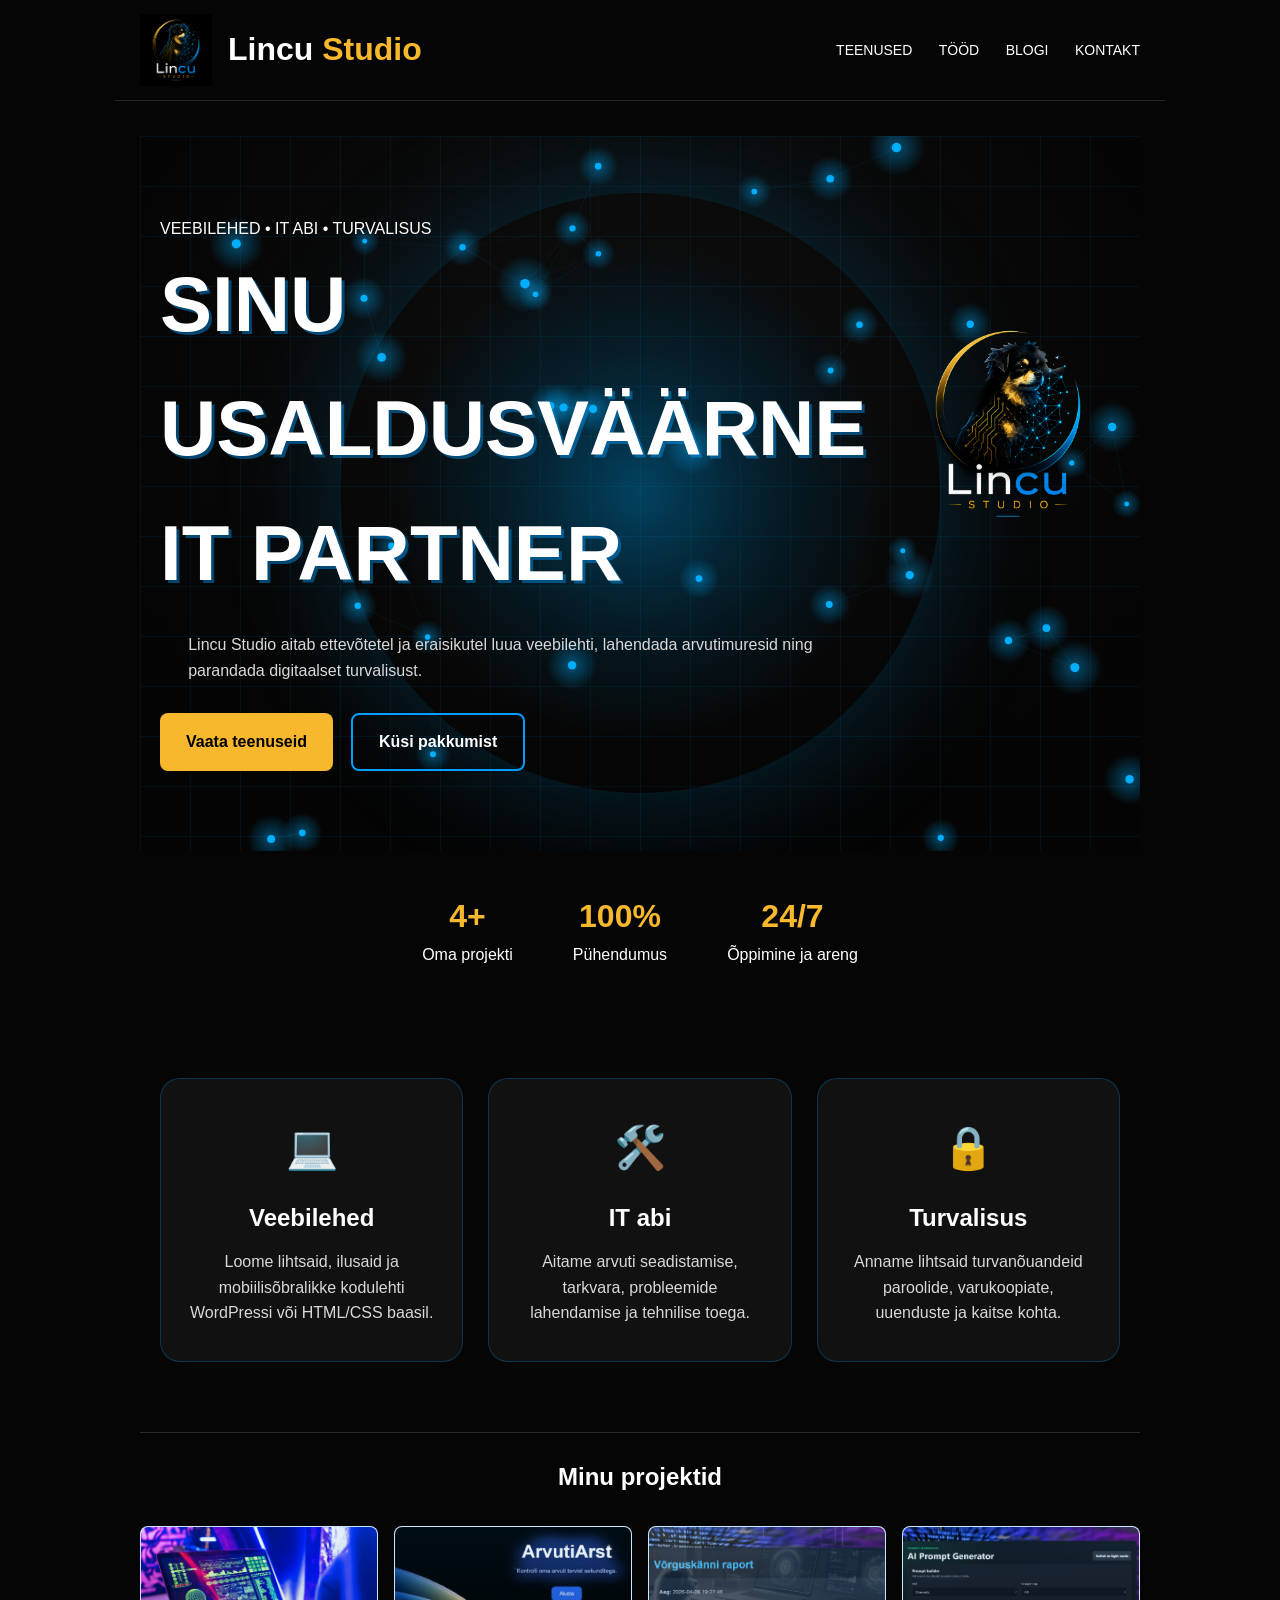
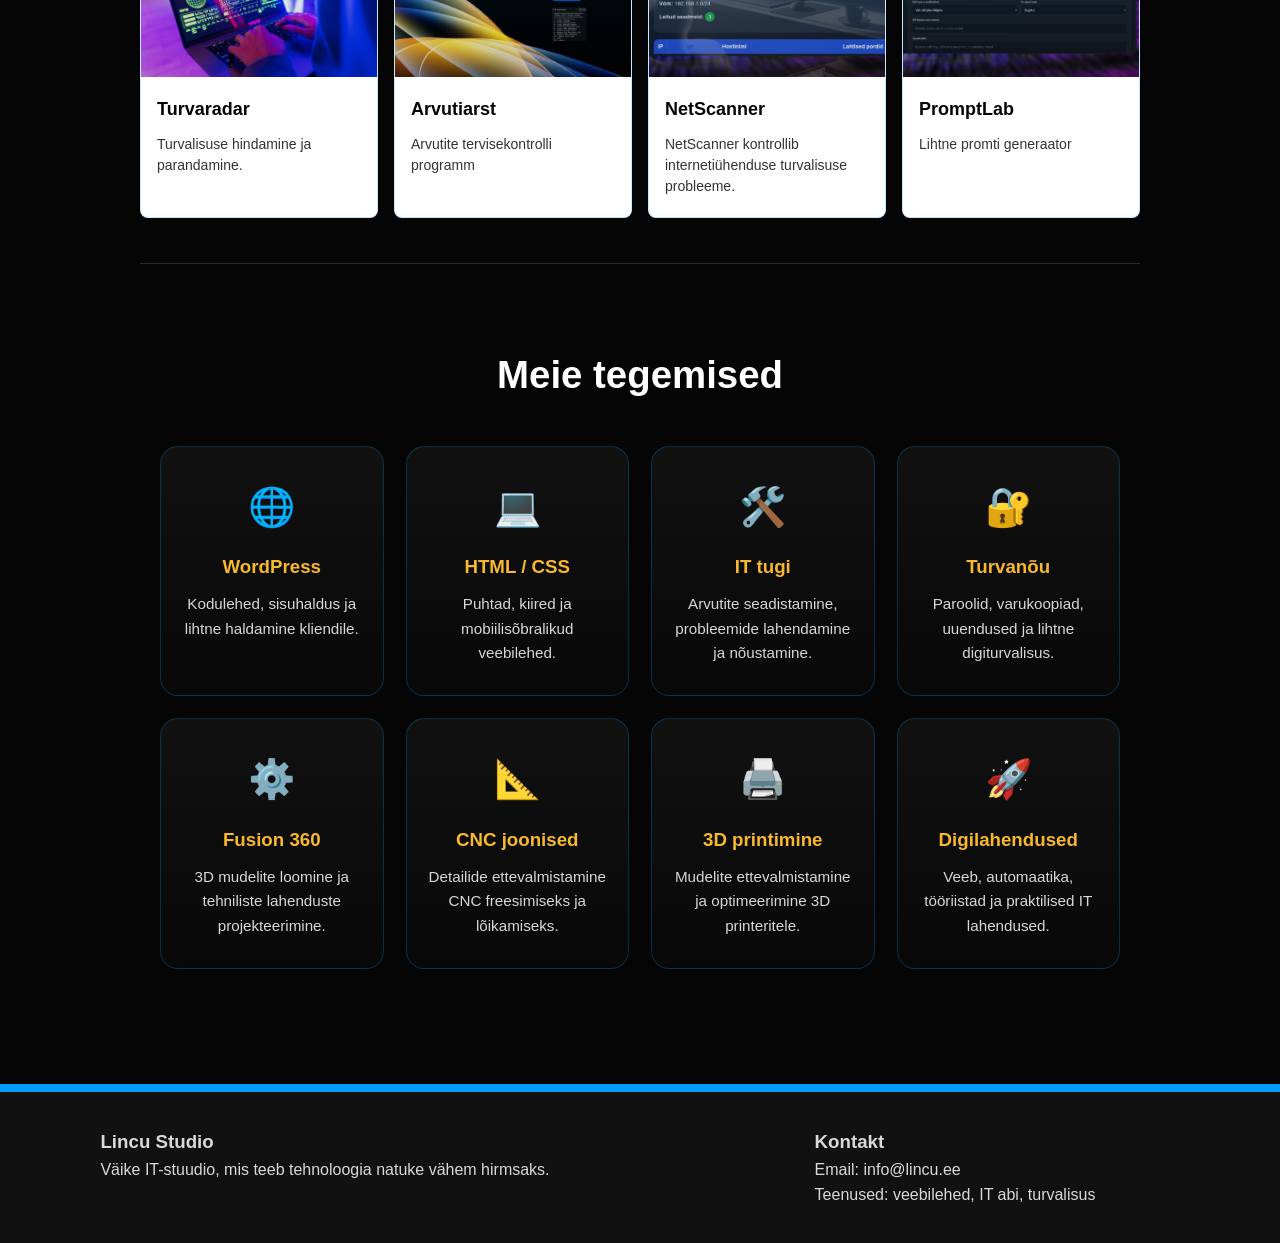
<file: lincu_site/index.html>
<!DOCTYPE html>
<html lang="et">
<head>
  <meta charset="UTF-8" />
  <meta name="viewport" content="width=device-width, initial-scale=1.0" />
  <title>Lincu Studio | IT lahendused</title>
  <link rel="stylesheet" href="style.css" />
</head>
<body>
  <header class="topbar">
    <a class="logo" href="#" aria-label="Lincu Studio avaleht">
      <img src="images/logo.png" alt="Lincu Studio logo" />
      <span>Lincu <strong>Studio</strong></span>
    </a>
    <nav>
      <a href="#teenused">TEENUSED</a>
      <a href="#tood">TÖÖD</a>
      <a href="blog.html">BLOGI</a>
      <a href="#kontakt">KONTAKT</a>
    </nav>
  </header>

  <main>
    <section class="hero">
      <div class="grid-bg"></div>
      <canvas id="network-canvas" aria-hidden="true"></canvas>

      <div class="hero-content">
        <div class="hero-text">
          <span class="badge">VEEBILEHED • IT ABI • TURVALISUS</span>
          <h1>Sinu usaldusväärne IT partner</h1>
          <p>
            Lincu Studio aitab ettevõtetel ja eraisikutel luua veebilehti,
            lahendada arvutimuresid ning parandada digitaalset turvalisust.
          </p>
          <div class="hero-buttons">
            <a href="#teenused" class="btn-primary">Vaata teenuseid</a>
            <a href="#kontakt" class="btn-outline">Küsi pakkumist</a>
          </div>
        </div>

        <div class="hero-image">
          <img src="images/logo1.png" alt="Lincu Studio" />
        </div>
      </div>
    </section>

    <section class="stats">
      <div class="stat">
        <h3>4+</h3>
        <p>Oma projekti</p>
      </div>
      <div class="stat">
        <h3>100%</h3>
        <p>Pühendumus</p>
      </div>
      <div class="stat">
        <h3>24/7</h3>
        <p>Õppimine ja areng</p>
      </div>
    </section>

    <section id="teenused" class="services">
      <article class="service-card">
        <div class="icon">💻</div>
        <h2>Veebilehed</h2>
        <p>Loome lihtsaid, ilusaid ja mobiilisõbralikke kodulehti WordPressi või HTML/CSS baasil.</p>
      </article>
      <article class="service-card">
        <div class="icon">🛠️</div>
        <h2>IT abi</h2>
        <p>Aitame arvuti seadistamise, tarkvara, probleemide lahendamise ja tehnilise toega.</p>
      </article>
      <article class="service-card">
        <div class="icon">🔒</div>
        <h2>Turvalisus</h2>
        <p>Anname lihtsaid turvanõuandeid paroolide, varukoopiate, uuenduste ja kaitse kohta.</p>
      </article>
    </section>

    <section id="tood" class="work">
      <h2>Minu projektid</h2>
      <div class="cards">
        <a class="card" href="#" aria-label="Turvaradar">
          <div class="card-image">
            <img src="images/turva.png" alt="Turvaradar placeholder image" />
          </div>
          <div class="card-copy">
            <h3>Turvaradar</h3>
            <p>Turvalisuse hindamine ja parandamine.</p>
          </div>
        </a>
        <a class="card" href="#" aria-label="Arvutiarst">
          <div class="card-image">
            <img src="images/arst.png" alt="Arvutiarst placeholder image" />
          </div>
          <div class="card-copy">
            <h3>Arvutiarst</h3>
            <p>Arvutite tervisekontrolli programm</p>
          </div>
        </a>
        <a class="card" href="#" aria-label="NetScanner">
          <div class="card-image">
            <img src="images/scanner.png" alt="NetScanner placeholder image" />
          </div>
          <div class="card-copy">
            <h3>NetScanner</h3>
            <p>NetScanner kontrollib internetiühenduse turvalisuse probleeme.</p>
          </div>
        </a>
        <a class="card" href="https://smartpromptlab.netlify.app/" aria-label="PromptLab">
          <div class="card-image">
            <img src="images/promt.png" alt="PromptLab placeholder image" />
          </div>
          <div class="card-copy">
            <h3>PromptLab</h3>
            <p>Lihtne promti generaator</p>
          </div>
        </a>
      </div>
    </section>

    <section class="tools">
      <h2>Meie tegemised</h2>
      <div class="tool-grid">
        <article class="tool-card">
          <span>🌐</span>
          <h3>WordPress</h3>
          <p>Kodulehed, sisuhaldus ja lihtne haldamine kliendile.</p>
        </article>
        <article class="tool-card">
          <span>💻</span>
          <h3>HTML / CSS</h3>
          <p>Puhtad, kiired ja mobiilisõbralikud veebilehed.</p>
        </article>
        <article class="tool-card">
          <span>🛠️</span>
          <h3>IT tugi</h3>
          <p>Arvutite seadistamine, probleemide lahendamine ja nõustamine.</p>
        </article>
        <article class="tool-card">
          <span>🔐</span>
          <h3>Turvanõu</h3>
          <p>Paroolid, varukoopiad, uuendused ja lihtne digiturvalisus.</p>
        </article>
        <article class="tool-card">
          <span>⚙️</span>
          <h3>Fusion 360</h3>
          <p>3D mudelite loomine ja tehniliste lahenduste projekteerimine.</p>
        </article>
        <article class="tool-card">
          <span>📐</span>
          <h3>CNC joonised</h3>
          <p>Detailide ettevalmistamine CNC freesimiseks ja lõikamiseks.</p>
        </article>
        <article class="tool-card">
          <span>🖨️</span>
          <h3>3D printimine</h3>
          <p>Mudelite ettevalmistamine ja optimeerimine 3D printeritele.</p>
        </article>
        <article class="tool-card">
          <span>🚀</span>
          <h3>Digilahendused</h3>
          <p>Veeb, automaatika, tööriistad ja praktilised IT lahendused.</p>
        </article>
      </div>
    </section>
  </main>

  <footer id="kontakt">
    <div>
      <h3>Lincu Studio</h3>
      <p>Väike IT-stuudio, mis teeb tehnoloogia natuke vähem hirmsaks.</p>
    </div>
    <div>
      <h3>Kontakt</h3>
      <p>Email: info@lincu.ee</p>
      <p>Teenused: veebilehed, IT abi, turvalisus</p>
    </div>
  </footer>
  <script src="network.js" defer></script>
</body>
</html>
</file>
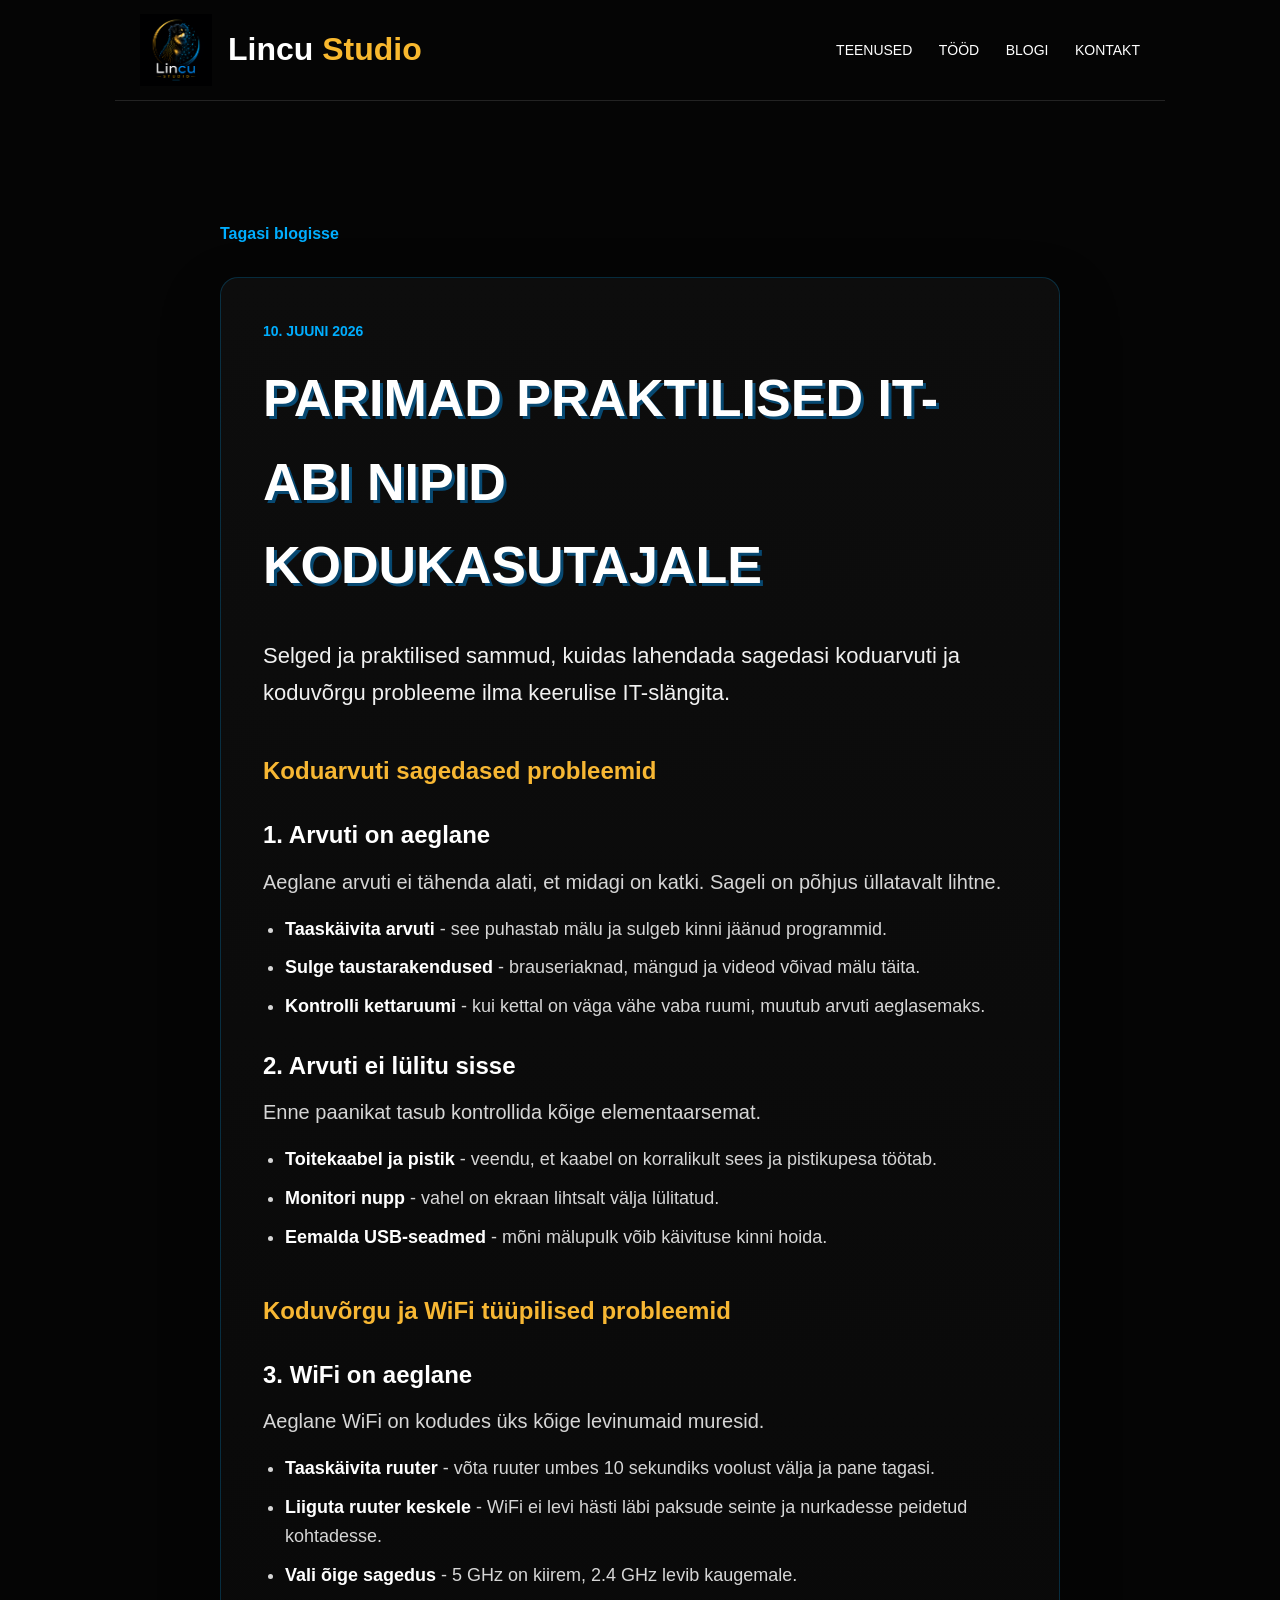
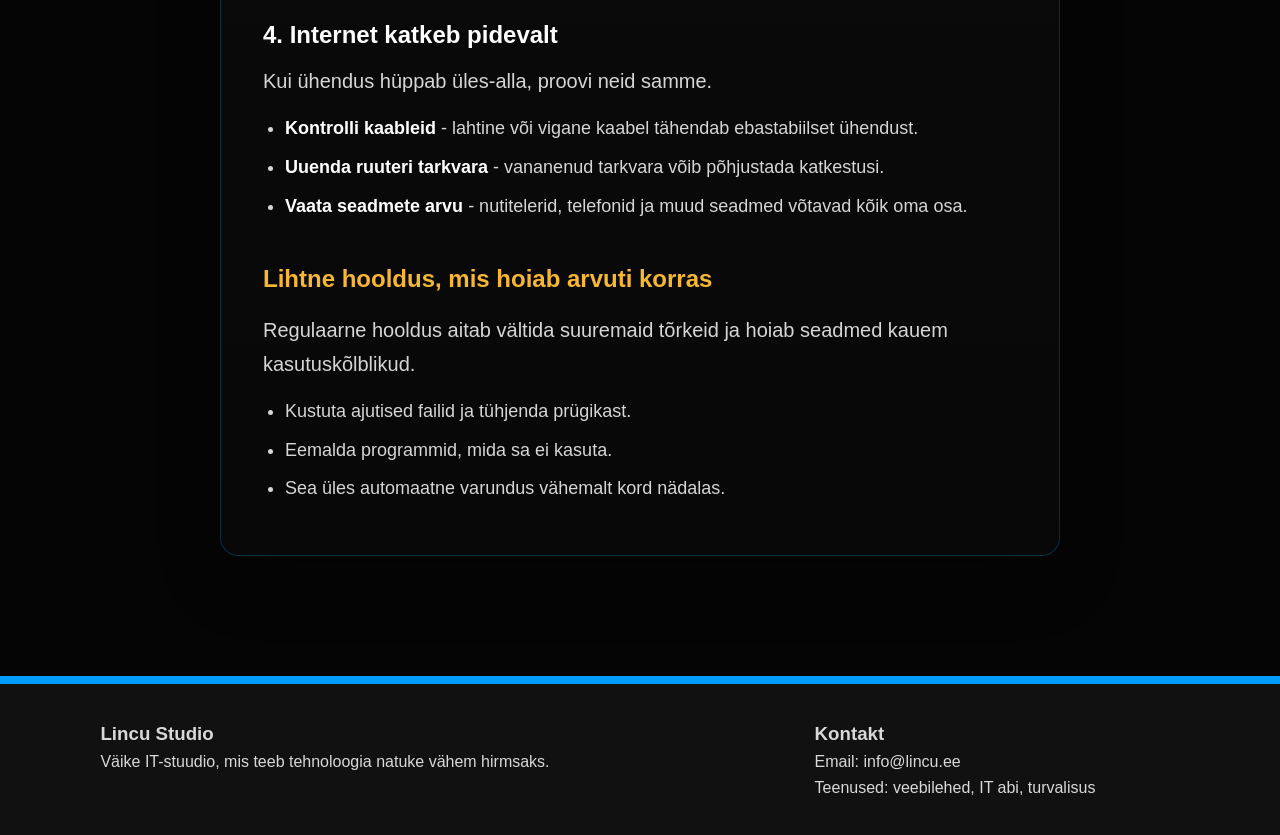
<file: lincu_site/blog-itabi.html>
<!DOCTYPE html>
<html lang="et">
<head>
  <meta charset="UTF-8" />
  <meta name="viewport" content="width=device-width, initial-scale=1.0" />
  <title>Parimad praktilised IT-abi nipid kodukasutajale | Lincu Studio</title>
  <link rel="stylesheet" href="style.css" />
</head>
<body>
  <header class="topbar">
    <a class="logo" href="index.html" aria-label="Lincu Studio avaleht">
      <img src="images/logo.png" alt="Lincu Studio logo" />
      <span>Lincu <strong>Studio</strong></span>
    </a>
    <nav>
      <a href="index.html#teenused">TEENUSED</a>
      <a href="index.html#tood">TÖÖD</a>
      <a href="blog.html">BLOGI</a>
      <a href="index.html#kontakt">KONTAKT</a>
    </nav>
  </header>

  <main class="post-page">
    <a href="blog.html" class="back-link">Tagasi blogisse</a>

    <article class="post-article">
      <p class="date">10. juuni 2026</p>
      <h1>Parimad praktilised IT-abi nipid kodukasutajale</h1>

      <p class="lead">
        Selged ja praktilised sammud, kuidas lahendada sagedasi koduarvuti ja koduvõrgu probleeme
        ilma keerulise IT-slängita.
      </p>

      <h2>Koduarvuti sagedased probleemid</h2>
      <h3>1. Arvuti on aeglane</h3>
      <p>Aeglane arvuti ei tähenda alati, et midagi on katki. Sageli on põhjus üllatavalt lihtne.</p>
      <ul>
        <li><strong>Taaskäivita arvuti</strong> - see puhastab mälu ja sulgeb kinni jäänud programmid.</li>
        <li><strong>Sulge taustarakendused</strong> - brauseriaknad, mängud ja videod võivad mälu täita.</li>
        <li><strong>Kontrolli kettaruumi</strong> - kui kettal on väga vähe vaba ruumi, muutub arvuti aeglasemaks.</li>
      </ul>

      <h3>2. Arvuti ei lülitu sisse</h3>
      <p>Enne paanikat tasub kontrollida kõige elementaarsemat.</p>
      <ul>
        <li><strong>Toitekaabel ja pistik</strong> - veendu, et kaabel on korralikult sees ja pistikupesa töötab.</li>
        <li><strong>Monitori nupp</strong> - vahel on ekraan lihtsalt välja lülitatud.</li>
        <li><strong>Eemalda USB-seadmed</strong> - mõni mälupulk võib käivituse kinni hoida.</li>
      </ul>

      <h2>Koduvõrgu ja WiFi tüüpilised probleemid</h2>
      <h3>3. WiFi on aeglane</h3>
      <p>Aeglane WiFi on kodudes üks kõige levinumaid muresid.</p>
      <ul>
        <li><strong>Taaskäivita ruuter</strong> - võta ruuter umbes 10 sekundiks voolust välja ja pane tagasi.</li>
        <li><strong>Liiguta ruuter keskele</strong> - WiFi ei levi hästi läbi paksude seinte ja nurkadesse peidetud kohtadesse.</li>
        <li><strong>Vali õige sagedus</strong> - 5 GHz on kiirem, 2.4 GHz levib kaugemale.</li>
      </ul>

      <h3>4. Internet katkeb pidevalt</h3>
      <p>Kui ühendus hüppab üles-alla, proovi neid samme.</p>
      <ul>
        <li><strong>Kontrolli kaableid</strong> - lahtine või vigane kaabel tähendab ebastabiilset ühendust.</li>
        <li><strong>Uuenda ruuteri tarkvara</strong> - vananenud tarkvara võib põhjustada katkestusi.</li>
        <li><strong>Vaata seadmete arvu</strong> - nutitelerid, telefonid ja muud seadmed võtavad kõik oma osa.</li>
      </ul>

      <h2>Lihtne hooldus, mis hoiab arvuti korras</h2>
      <p>Regulaarne hooldus aitab vältida suuremaid tõrkeid ja hoiab seadmed kauem kasutuskõlblikud.</p>
      <ul>
        <li>Kustuta ajutised failid ja tühjenda prügikast.</li>
        <li>Eemalda programmid, mida sa ei kasuta.</li>
        <li>Sea üles automaatne varundus vähemalt kord nädalas.</li>
      </ul>
    </article>
  </main>

  <footer id="kontakt">
    <div>
      <h3>Lincu Studio</h3>
      <p>Väike IT-stuudio, mis teeb tehnoloogia natuke vähem hirmsaks.</p>
    </div>
    <div>
      <h3>Kontakt</h3>
      <p>Email: info@lincu.ee</p>
      <p>Teenused: veebilehed, IT abi, turvalisus</p>
    </div>
  </footer>
</body>
</html>
</file>
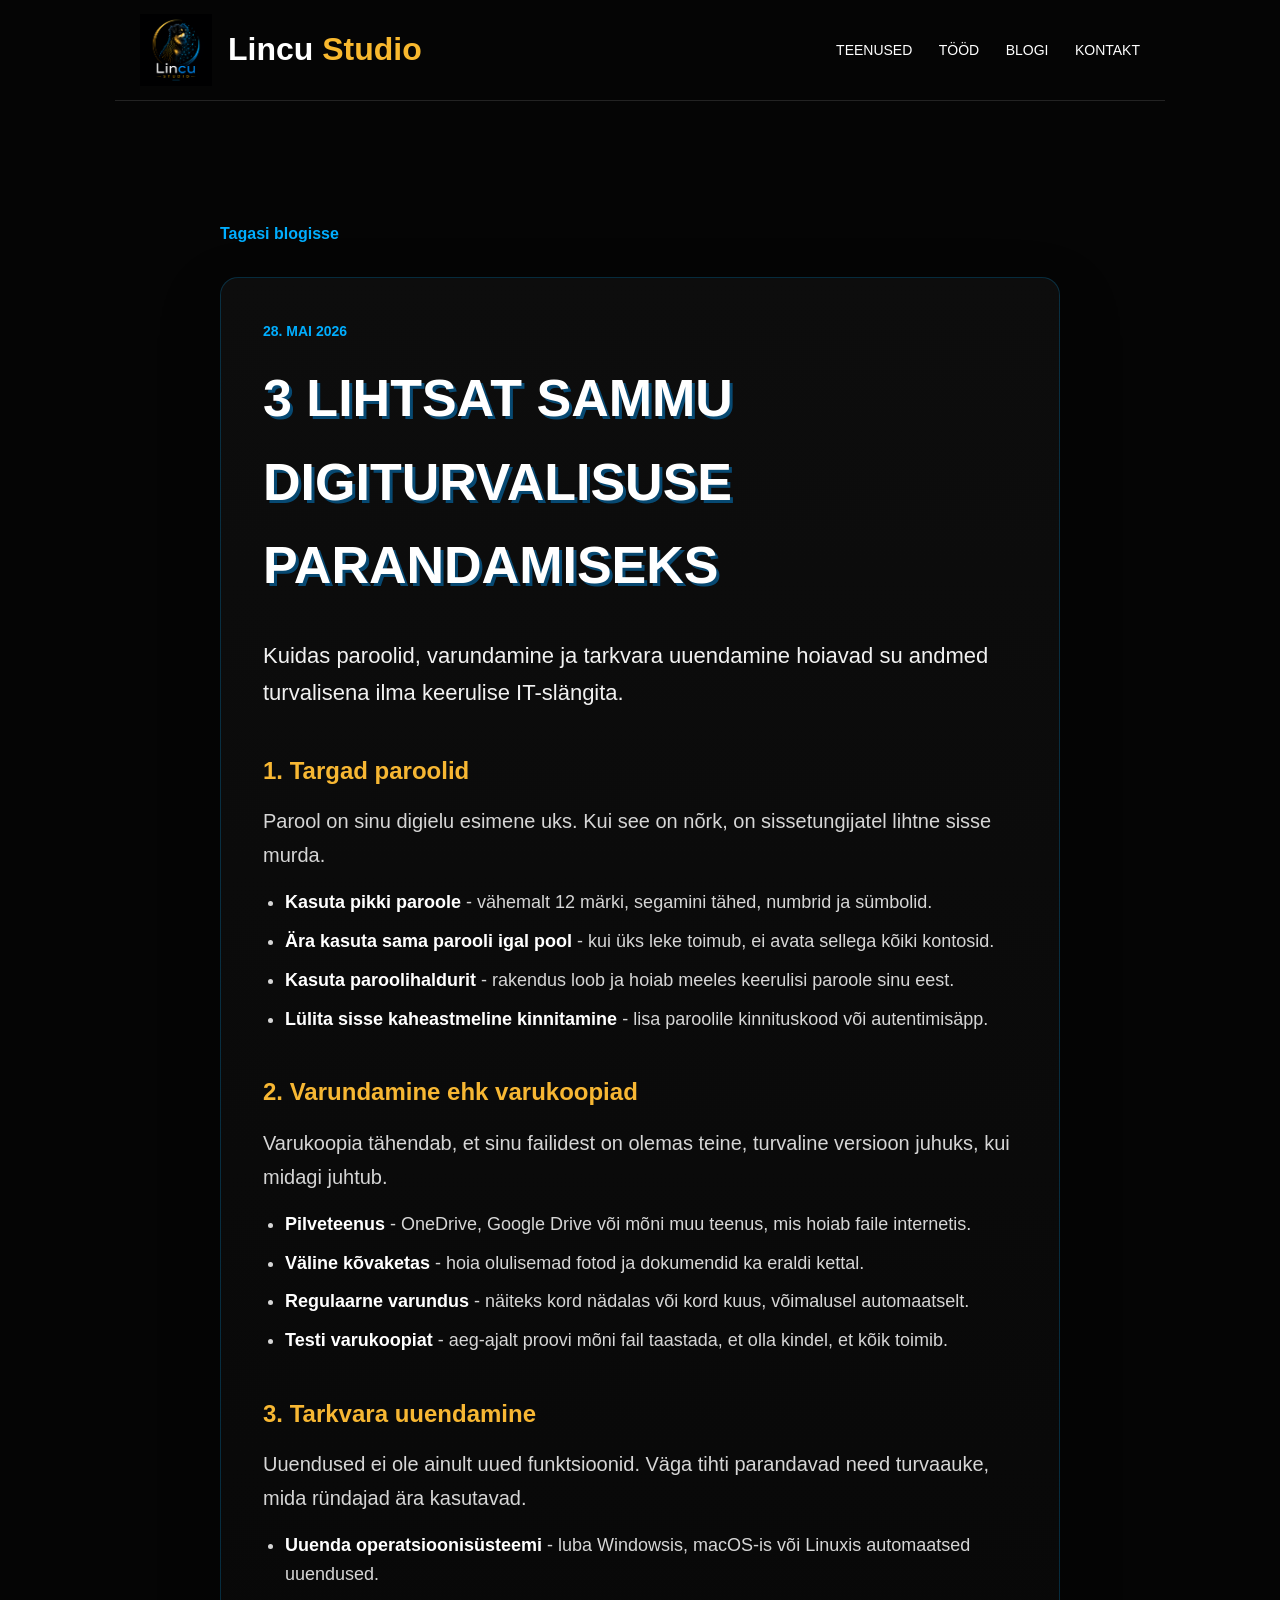
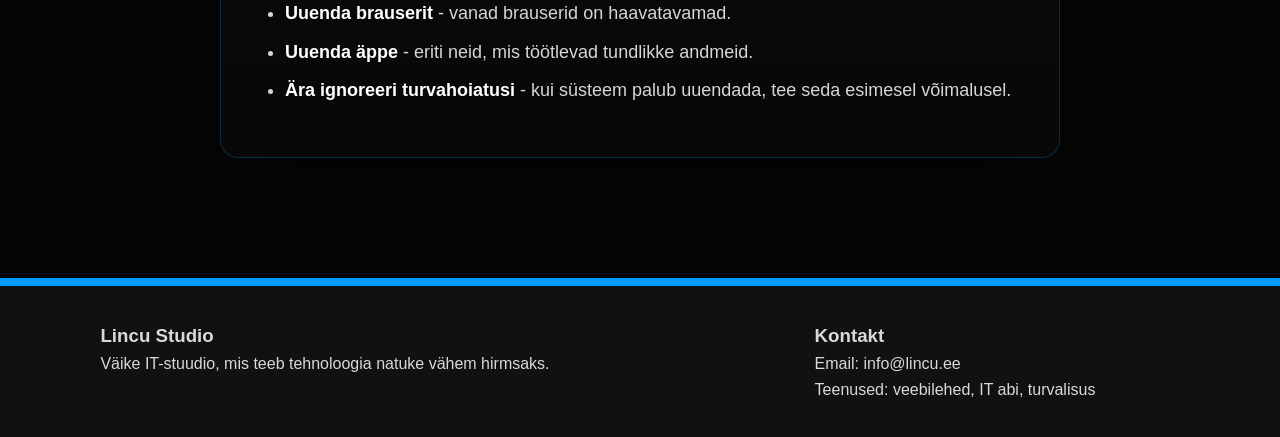
<file: lincu_site/blog-turvalisus.html>
<!DOCTYPE html>
<html lang="et">
<head>
  <meta charset="UTF-8" />
  <meta name="viewport" content="width=device-width, initial-scale=1.0" />
  <title>3 lihtsat sammu digiturvalisuse parandamiseks | Lincu Studio</title>
  <link rel="stylesheet" href="style.css" />
</head>
<body>
  <header class="topbar">
    <a class="logo" href="index.html" aria-label="Lincu Studio avaleht">
      <img src="images/logo.png" alt="Lincu Studio logo" />
      <span>Lincu <strong>Studio</strong></span>
    </a>
    <nav>
      <a href="index.html#teenused">TEENUSED</a>
      <a href="index.html#tood">TÖÖD</a>
      <a href="blog.html">BLOGI</a>
      <a href="index.html#kontakt">KONTAKT</a>
    </nav>
  </header>

  <main class="post-page">
    <a href="blog.html" class="back-link">Tagasi blogisse</a>

    <article class="post-article">
      <p class="date">28. mai 2026</p>
      <h1>3 lihtsat sammu digiturvalisuse parandamiseks</h1>

      <p class="lead">
        Kuidas paroolid, varundamine ja tarkvara uuendamine hoiavad su andmed turvalisena
        ilma keerulise IT-slängita.
      </p>

      <h2>1. Targad paroolid</h2>
      <p>Parool on sinu digielu esimene uks. Kui see on nõrk, on sissetungijatel lihtne sisse murda.</p>
      <ul>
        <li><strong>Kasuta pikki paroole</strong> - vähemalt 12 märki, segamini tähed, numbrid ja sümbolid.</li>
        <li><strong>Ära kasuta sama parooli igal pool</strong> - kui üks leke toimub, ei avata sellega kõiki kontosid.</li>
        <li><strong>Kasuta paroolihaldurit</strong> - rakendus loob ja hoiab meeles keerulisi paroole sinu eest.</li>
        <li><strong>Lülita sisse kaheastmeline kinnitamine</strong> - lisa paroolile kinnituskood või autentimisäpp.</li>
      </ul>

      <h2>2. Varundamine ehk varukoopiad</h2>
      <p>Varukoopia tähendab, et sinu failidest on olemas teine, turvaline versioon juhuks, kui midagi juhtub.</p>
      <ul>
        <li><strong>Pilveteenus</strong> - OneDrive, Google Drive või mõni muu teenus, mis hoiab faile internetis.</li>
        <li><strong>Väline kõvaketas</strong> - hoia olulisemad fotod ja dokumendid ka eraldi kettal.</li>
        <li><strong>Regulaarne varundus</strong> - näiteks kord nädalas või kord kuus, võimalusel automaatselt.</li>
        <li><strong>Testi varukoopiat</strong> - aeg-ajalt proovi mõni fail taastada, et olla kindel, et kõik toimib.</li>
      </ul>

      <h2>3. Tarkvara uuendamine</h2>
      <p>
        Uuendused ei ole ainult uued funktsioonid. Väga tihti parandavad need turvaauke,
        mida ründajad ära kasutavad.
      </p>
      <ul>
        <li><strong>Uuenda operatsioonisüsteemi</strong> - luba Windowsis, macOS-is või Linuxis automaatsed uuendused.</li>
        <li><strong>Uuenda brauserit</strong> - vanad brauserid on haavatavamad.</li>
        <li><strong>Uuenda äppe</strong> - eriti neid, mis töötlevad tundlikke andmeid.</li>
        <li><strong>Ära ignoreeri turvahoiatusi</strong> - kui süsteem palub uuendada, tee seda esimesel võimalusel.</li>
      </ul>
    </article>
  </main>

  <footer id="kontakt">
    <div>
      <h3>Lincu Studio</h3>
      <p>Väike IT-stuudio, mis teeb tehnoloogia natuke vähem hirmsaks.</p>
    </div>
    <div>
      <h3>Kontakt</h3>
      <p>Email: info@lincu.ee</p>
      <p>Teenused: veebilehed, IT abi, turvalisus</p>
    </div>
  </footer>
</body>
</html>
</file>
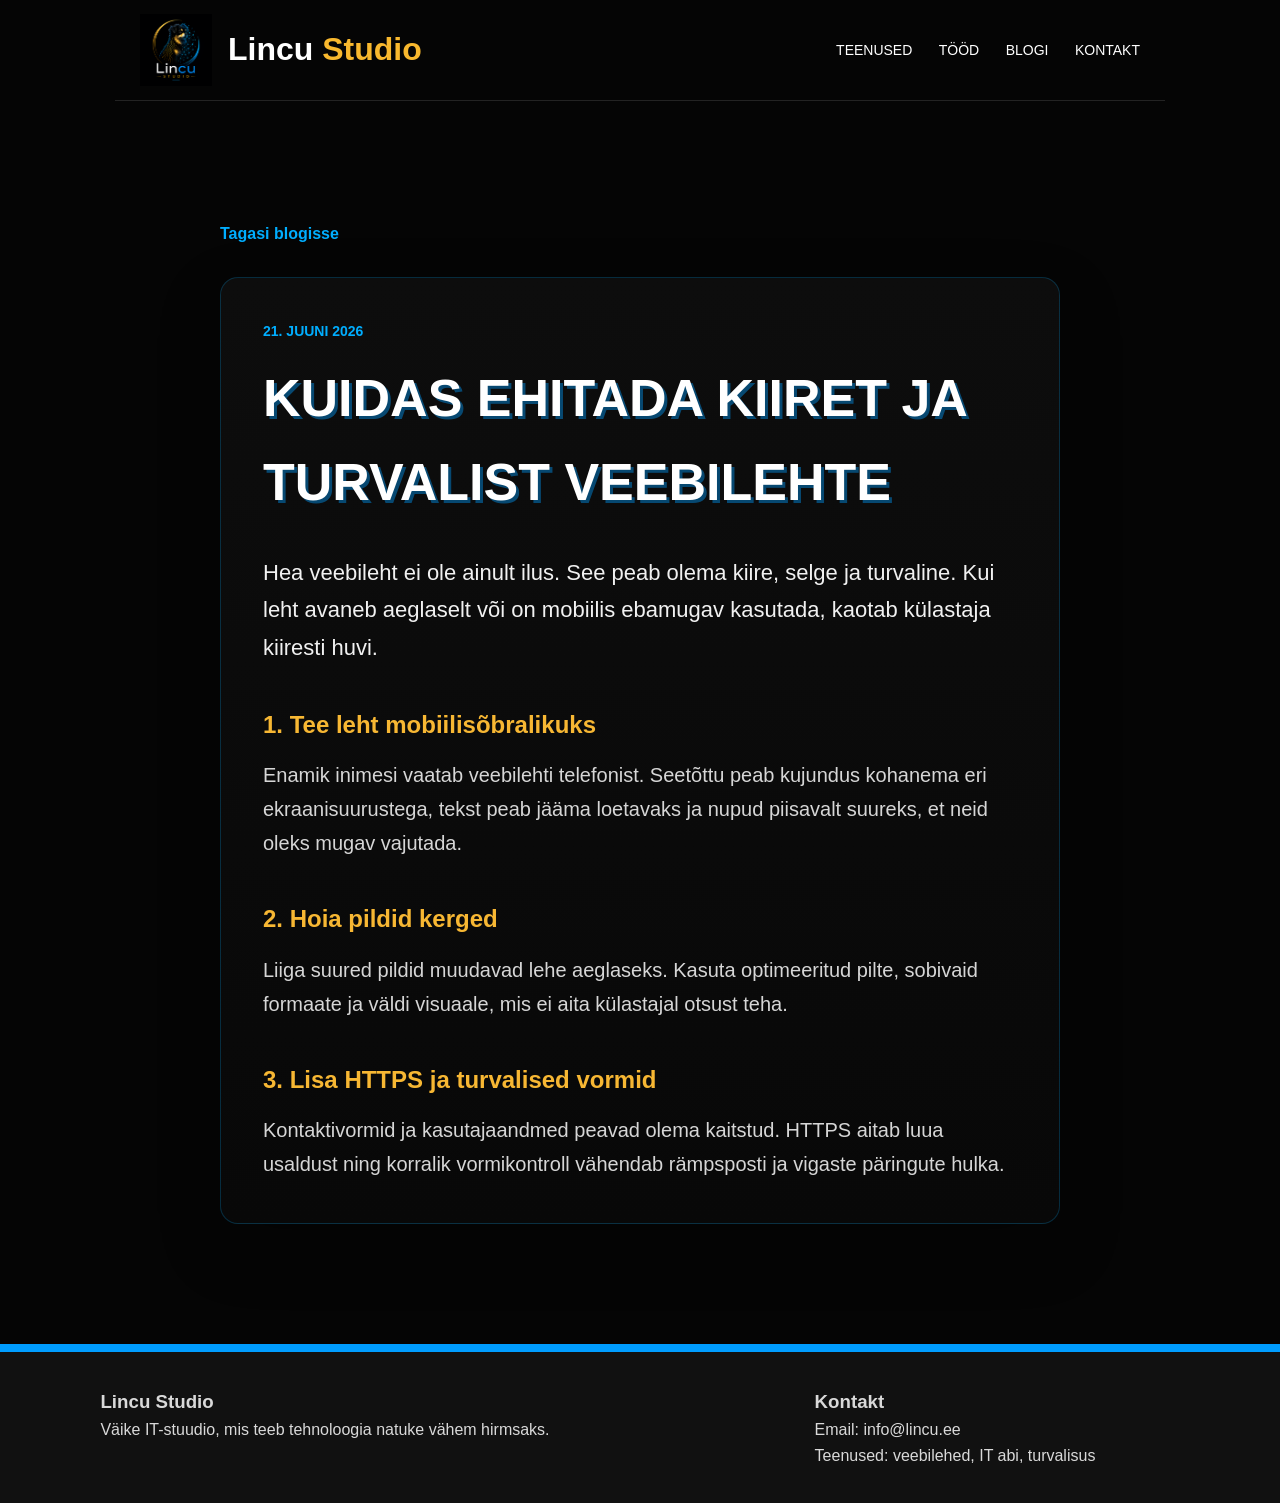
<file: lincu_site/blog-veebileht.html>
<!DOCTYPE html>
<html lang="et">
<head>
  <meta charset="UTF-8" />
  <meta name="viewport" content="width=device-width, initial-scale=1.0" />
  <title>Kuidas ehitada kiiret ja turvalist veebilehte | Lincu Studio</title>
  <link rel="stylesheet" href="style.css" />
</head>
<body>
  <header class="topbar">
    <a class="logo" href="index.html" aria-label="Lincu Studio avaleht">
      <img src="images/logo.png" alt="Lincu Studio logo" />
      <span>Lincu <strong>Studio</strong></span>
    </a>
    <nav>
      <a href="index.html#teenused">TEENUSED</a>
      <a href="index.html#tood">TÖÖD</a>
      <a href="blog.html">BLOGI</a>
      <a href="index.html#kontakt">KONTAKT</a>
    </nav>
  </header>

  <main class="post-page">
    <a href="blog.html" class="back-link">Tagasi blogisse</a>

    <article class="post-article">
      <p class="date">21. juuni 2026</p>
      <h1>Kuidas ehitada kiiret ja turvalist veebilehte</h1>

      <p class="lead">
        Hea veebileht ei ole ainult ilus. See peab olema kiire, selge ja turvaline.
        Kui leht avaneb aeglaselt või on mobiilis ebamugav kasutada, kaotab külastaja kiiresti huvi.
      </p>

      <h2>1. Tee leht mobiilisõbralikuks</h2>
      <p>
        Enamik inimesi vaatab veebilehti telefonist. Seetõttu peab kujundus kohanema eri ekraanisuurustega,
        tekst peab jääma loetavaks ja nupud piisavalt suureks, et neid oleks mugav vajutada.
      </p>

      <h2>2. Hoia pildid kerged</h2>
      <p>
        Liiga suured pildid muudavad lehe aeglaseks. Kasuta optimeeritud pilte, sobivaid formaate ja
        väldi visuaale, mis ei aita külastajal otsust teha.
      </p>

      <h2>3. Lisa HTTPS ja turvalised vormid</h2>
      <p>
        Kontaktivormid ja kasutajaandmed peavad olema kaitstud. HTTPS aitab luua usaldust ning korralik
        vormikontroll vähendab rämpsposti ja vigaste päringute hulka.
      </p>
    </article>
  </main>

  <footer id="kontakt">
    <div>
      <h3>Lincu Studio</h3>
      <p>Väike IT-stuudio, mis teeb tehnoloogia natuke vähem hirmsaks.</p>
    </div>
    <div>
      <h3>Kontakt</h3>
      <p>Email: info@lincu.ee</p>
      <p>Teenused: veebilehed, IT abi, turvalisus</p>
    </div>
  </footer>
</body>
</html>
</file>
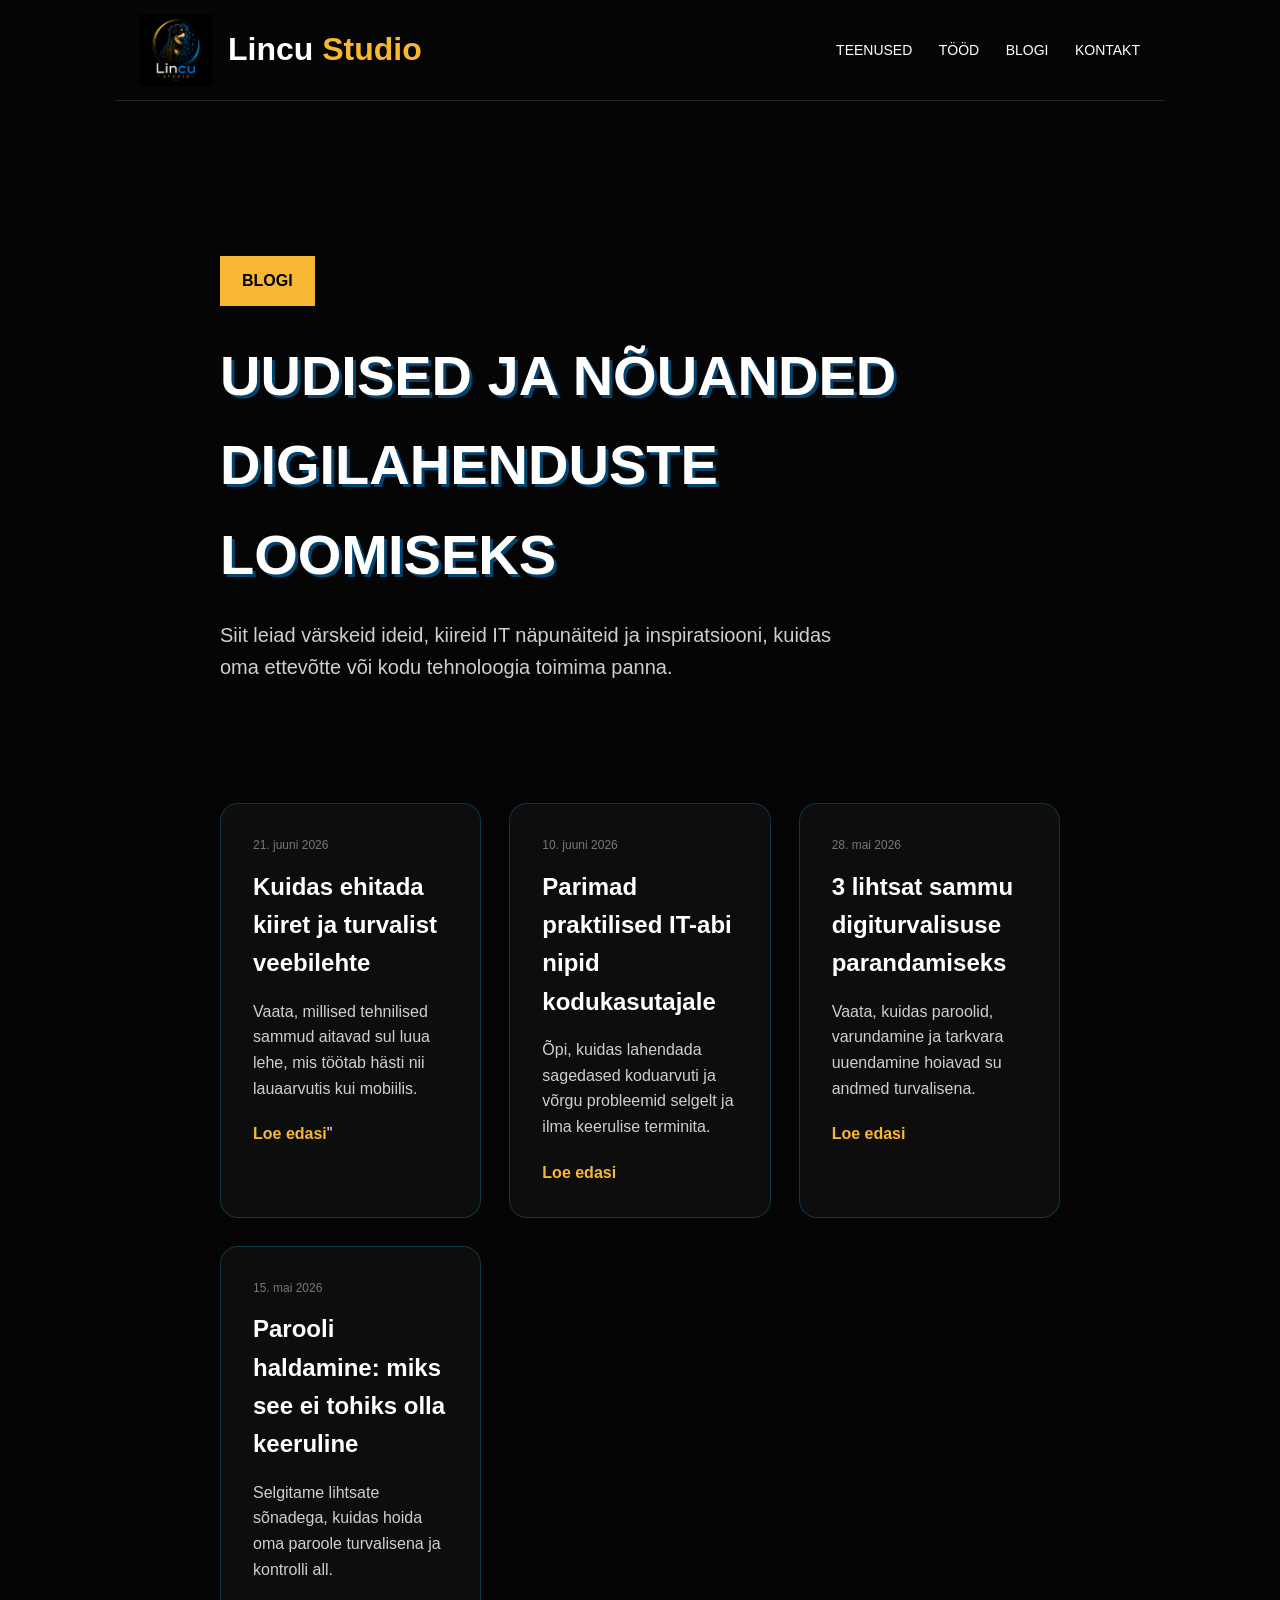
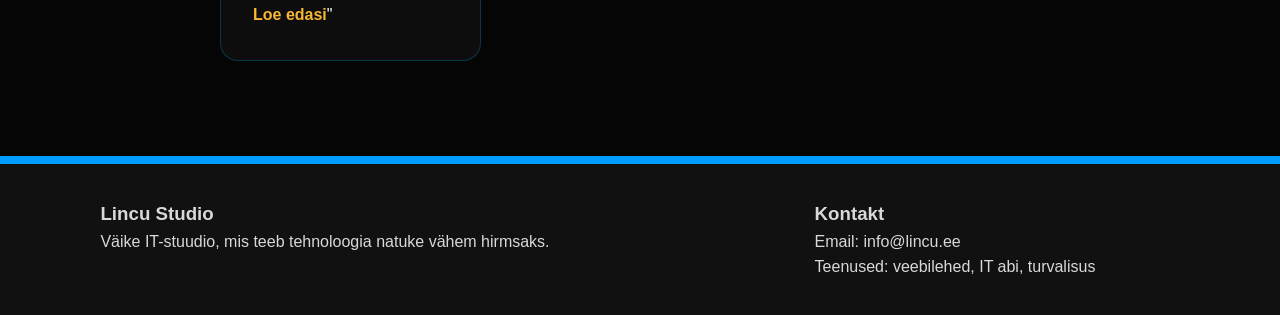
<file: lincu_site/blog.html>
<!DOCTYPE html>
<html lang="et">
<head>
  <meta charset="UTF-8" />
  <meta name="viewport" content="width=device-width, initial-scale=1.0" />
  <title>Lincu Studio Blog | IT lahendused</title>
  <link rel="stylesheet" href="style.css" />
</head>
<body>
  <header class="topbar">
    <a class="logo" href="index.html" aria-label="Lincu Studio avaleht">
      <img src="images/logo.png" alt="Lincu Studio logo" />
      <span>Lincu <strong>Studio</strong></span>
    </a>
    <nav>
      <a href="index.html#teenused">TEENUSED</a>
      <a href="index.html#tood">TÖÖD</a>
      <a href="blog.html">BLOGI</a>
      <a href="index.html#kontakt">KONTAKT</a>
    </nav>
  </header>

  <main>
    <section class="blog-hero">
      <div class="blog-hero-inner">
        <span class="tag">BLOGI</span>
        <h1>Uudised ja nõuanded digilahenduste loomiseks</h1>
        <p>Siit leiad värskeid ideid, kiireid IT näpunäiteid ja inspiratsiooni, kuidas oma ettevõtte või kodu tehnoloogia toimima panna.</p>
      </div>
    </section>

    <section class="blog-grid">
      <article class="blog-card">
        <div class="date">21. juuni 2026</div>
        <h2>Kuidas ehitada kiiret ja turvalist veebilehte</h2>
        <p>Vaata, millised tehnilised sammud aitavad sul luua lehe, mis töötab hästi nii lauaarvutis kui mobiilis.</p>
        <a href="blog-veebileht.html">Loe edasi</a>"
      </article>

      <article class="blog-card">
        <div class="date">10. juuni 2026</div>
        <h2>Parimad praktilised IT-abi nipid kodukasutajale</h2>
        <p>Õpi, kuidas lahendada sagedased koduarvuti ja võrgu probleemid selgelt ja ilma keerulise terminita.</p>
      <a href="blog-itabi.html">Loe edasi</a>
      </article>

      <article class="blog-card">
        <div class="date">28. mai 2026</div>
        <h2>3 lihtsat sammu digiturvalisuse parandamiseks</h2>
        <p>Vaata, kuidas paroolid, varundamine ja tarkvara uuendamine hoiavad su andmed turvalisena.</p>
        <a href="blog-turvalisus.html">Loe edasi</a>
      </article>

      <article class="blog-card">
        <div class="date">15. mai 2026</div>
        <h2>Parooli haldamine: miks see ei tohiks olla keeruline</h2>
        <p>Selgitame lihtsate sõnadega, kuidas hoida oma paroole turvalisena ja kontrolli all.</p>
      <a href="#">Loe edasi</a>"
      </article>
    </section>
  </main>

  <footer id="kontakt">
    <div>
      <h3>Lincu Studio</h3>
      <p>Väike IT-stuudio, mis teeb tehnoloogia natuke vähem hirmsaks.</p>
    </div>
    <div>
      <h3>Kontakt</h3>
      <p>Email: info@lincu.ee</p>
      <p>Teenused: veebilehed, IT abi, turvalisus</p>
    </div>
  </footer>
</body>
</html>
</file>
<file: lincu_site/style.css>
:root {
  --dark: #050505;
  --dark-2: #111111;
  --light: #ffffff;
  --blue: #009dff;
  --gold: #f8b82e;
  --muted: #d9d9d9;
}

* {
  box-sizing: border-box;
  margin: 0;
  padding: 0;
}

body {
  font-family: "Roboto", "Montserrat", sans-serif;
  background: var(--dark);
  color: var(--light);
  line-height: 1.6;
}

img {
  max-width: 100%;
  display: block;
}

.topbar {
  max-width: 1050px;
  margin: 0 auto;
  padding: 14px 25px;
  display: flex;
  justify-content: space-between;
  align-items: center;
  border-bottom: 1px solid rgba(255, 255, 255, 0.12);
}

.logo {
  display: inline-flex;
  align-items: center;
  gap: 16px;
  text-decoration: none;
  color: #fff;
  font-size: 2rem;
  font-weight: 700;
  transition: 0.3s ease;
}

.logo img {
  height: 72px;
  object-fit: contain;
  transition: transform 0.3s ease;
}

.logo strong {
  color: var(--gold);
}

.logo:hover img {
  transform: scale(1.08);
}

.logo:hover {
  text-shadow: 0 0 15px rgba(0, 174, 255, 0.5);
}

nav a {
  color: var(--light);
  text-decoration: none;
  margin-left: 22px;
  font-size: 14px;
  text-transform: uppercase;
}

nav a:hover {
  color: var(--blue);
}

.hero {
  min-height: 600px;
  padding: 80px 20px;
  background:
    linear-gradient(rgba(5, 5, 5, 0.52), rgba(5, 5, 5, 0.97)),
    radial-gradient(circle at center,
      rgba(0, 157, 255, 0.28) 0%,
      #161616 42%,
      #050505 100%);
  position: relative;
  overflow: hidden;
}

.grid-bg {
  position: absolute;
  inset: 0;
  z-index: 0;
  opacity: 0.25;
  background-image:
    linear-gradient(rgba(0, 174, 255, 0.3) 1px, transparent 1px),
    linear-gradient(90deg, rgba(0, 174, 255, 0.3) 1px, transparent 1px);
  background-size: 50px 50px;
  animation: moveGrid 15s linear infinite;
}

@keyframes moveGrid {
  from {
    transform: translate(0, 0);
  }
  to {
    transform: translate(50px, 50px);
  }
}

.hero::before {
  /* soft centered blue glow behind the canvas */
  content: "";
  position: absolute;
  left: 50%;
  top: 50%;
  transform: translate(-50%, -50%);
  width: 600px;
  height: 600px;
  background: radial-gradient(circle at center,
    rgba(0, 174, 255, 0.28) 0%,
    rgba(0, 174, 255, 0.12) 25%,
    transparent 60%);
  border-radius: 50%;
  box-shadow: 0 0 120px rgba(0, 174, 255, 0.25);
  animation: floatBox 6s ease-in-out infinite;
  opacity: 0.9;
  z-index: 0;
}

@keyframes floatBox {
  0%, 100% {
    transform: translateY(0) rotate(0deg);
  }
  50% {
    transform: translateY(-25px) rotate(3deg);
  }
}

.hero-content,
.hero-image {
  position: relative;
  z-index: 2;
}

/* full-size canvas for network animation */
#network-canvas {
  position: absolute;
  inset: 0;
  width: 100%;
  height: 100%;
  display: block;
  z-index: 1;
  pointer-events: none;
}

.hero-content {
  display: flex;
  align-items: center;
  justify-content: center;
  gap: 30px;
  max-width: 1200px;
  margin: 0 auto;
}

.hero-text {
  flex: 0 1 650px;
  text-align: left;
}

.hero-image {
  flex: 0 1 350px;
  text-align: center;
  margin-top: -20px;
  transform: translateY(-60px);
}

.hero-image img {
  width: 100%;
  max-width: 320px;
  height: auto;
  object-fit: contain;
}

.hero-buttons {
  margin-top: 30px;
  display: flex;
  gap: 18px;
  flex-wrap: wrap;
}

.btn-primary,
.btn-outline {
  padding: 14px 26px;
  text-decoration: none;
  font-weight: 700;
  border-radius: 8px;
  display: inline-flex;
  align-items: center;
  justify-content: center;
}

.btn-primary {
  background: var(--gold);
  color: #000;
}

.btn-outline {
  border: 2px solid var(--blue);
  color: #fff;
}

.btn-outline:hover {
  background: var(--blue);
  color: #000;
}

.stats {
  display: flex;
  justify-content: center;
  gap: 60px;
  padding: 40px 20px;
}

.stat {
  text-align: center;
}

.stat h3 {
  color: var(--gold);
  font-size: 2rem;
}

h1 {
  font-size: clamp(42px, 8vw, 78px);
  text-transform: uppercase;
  letter-spacing: 0;
  text-shadow: 3px 3px 0 rgba(0, 157, 255, 0.42);
}

.hero p {
  max-width: 650px;
  margin: 16px auto 28px;
  color: var(--muted);
}

main {
  max-width: 1050px;
  margin: 0 auto;
  padding: 35px 25px;
}

.services {
  display: grid;
  grid-template-columns: repeat(3, 1fr);
  gap: 25px;
  max-width: 1100px;
  margin: 0 auto;
  padding: 70px 20px;
}

.service-card {
  background: #111111;
  border: 1px solid rgba(0, 157, 255, 0.25);
  border-radius: 20px;
  padding: 35px 28px;
  text-align: center;
  transition: transform 0.3s ease, box-shadow 0.3s ease;
}

.service-card:hover {
  transform: translateY(-8px);
  border-color: var(--gold);
  box-shadow: 0 0 30px rgba(0, 157, 255, 0.18);
}

.icon {
  font-size: 42px;
  margin-bottom: 18px;
}

.service-card h2 {
  color: #fff;
  margin-bottom: 12px;
}

.service-card p {
  color: #d8d8d8;
  line-height: 1.6;
}

.work,
.tools {
  border-top: 1px solid rgba(255, 255, 255, 0.14);
  padding-top: 25px;
  margin-bottom: 45px;
  text-align: center;
}

.cards {
  display: grid;
  grid-template-columns: repeat(4, 1fr);
  gap: 16px;
  margin: 30px auto 0;
}

.card {
  display: block;
  text-decoration: none;
  color: inherit;
  background: var(--light);
  border: 1px solid rgba(0, 157, 255, 0.22);
  border-radius: 8px;
  overflow: hidden;
  transition: transform 0.25s ease, box-shadow 0.25s ease;
}

.card:hover {
  transform: translateY(-4px);
  box-shadow: 0 22px 45px rgba(0, 157, 255, 0.16);
}

.card-image {
  position: relative;
  height: 150px;
  background: linear-gradient(135deg, #ffffff 0%, rgba(0, 157, 255, 0.12) 100%);
  overflow: hidden;
}

.card-image img {
  width: 100%;
  height: 100%;
  object-fit: cover;
  display: block;
}

.card-image::after {
  content: "";
  position: absolute;
  inset: 0;
  background: linear-gradient(
    to bottom,
    rgba(0, 157, 255, 0.08),
    rgba(5, 5, 5, 0.18)
  );
}

.card-copy {
  padding: 18px 16px 20px;
  text-align: left;
}

.card-copy h3 {
  margin-bottom: 10px;
  font-size: 18px;
  color: var(--dark);
}

.card-copy p {
  color: #333;
  font-size: 14px;
  line-height: 1.5;
}

.tools {
  max-width: 1100px;
  margin: 0 auto;
  padding: 80px 20px;
}

.tools h2 {
  font-size: 2.4rem;
  margin-bottom: 40px;
  color: #fff;
}

.tool-grid {
  display: grid;
  grid-template-columns: repeat(4, 1fr);
  gap: 22px;
}

.tool-card {
  background: linear-gradient(180deg, #111111, #080808);
  border: 1px solid rgba(0, 157, 255, 0.25);
  border-radius: 18px;
  padding: 30px 22px;
  transition: transform 0.3s ease, box-shadow 0.3s ease;
}

.tool-card:hover {
  transform: translateY(-7px);
  border-color: var(--gold);
  box-shadow: 0 0 28px rgba(0, 157, 255, 0.2);
}

.tool-card span {
  font-size: 38px;
  display: block;
  margin-bottom: 15px;
}

.tool-card h3 {
  color: var(--gold);
  margin-bottom: 10px;
}

.tool-card p {
  color: #d8d8d8;
  line-height: 1.6;
  font-size: 0.95rem;
}

footer {
  background: var(--dark-2);
  border-top: 8px solid var(--blue);
  padding: 35px 25px;
  display: grid;
  grid-template-columns: 1fr 1fr;
  gap: 30px;
  color: var(--muted);
}

footer > div {
  max-width: 500px;
  margin: 0 auto;
}

@media (max-width: 900px) {
  .hero-content {
    flex-direction: column-reverse;
    text-align: center;
  }

  .hero-text {
    text-align: center;
  }

  .hero-image img {
    max-width: 250px;
  }

  .tool-grid {
    grid-template-columns: repeat(2, 1fr);
  }
}

@media (max-width: 800px) {
  .topbar,
  footer {
    flex-direction: column;
    text-align: center;
  }

  nav {
    margin-top: 15px;
  }

  nav a {
    display: inline-block;
    margin: 8px;
  }

  .services,
  .cards,
  .tool-grid,
  .blog-grid {
    grid-template-columns: 1fr;
  }
}

@media (max-width: 600px) {
  .card-image,
  .tools {
    width: 100%;
  }
}
.blog-hero {
  padding: 120px 8% 60px;
  background: #050505;
  color: white;
}

.blog-hero .tag {
  display: inline-block;
  background: #f7b733;
  color: #000;
  padding: 12px 22px;
  font-weight: 800;
  margin-bottom: 25px;
}

.blog-hero h1 {
  font-size: 56px;
  max-width: 800px;
  margin-bottom: 20px;
}

.blog-hero p {
  max-width: 650px;
  font-size: 20px;
  color: #cfcfcf;
}

.blog-grid {
  padding: 60px 8%;
  background: #050505;
  display: grid;
  grid-template-columns: repeat(3, 1fr);
  gap: 28px;
}

.blog-card {
  background: #0d0d0d;
  border: 1px solid rgba(0, 174, 255, 0.25);
  padding: 32px;
  border-radius: 18px;
  color: white;
  transition: 0.3s;
}

.blog-card:hover {
  transform: translateY(-8px);
  box-shadow: 0 0 30px rgba(0, 174, 255, 0.25);
}

.blog-card h2 {
  font-size: 24px;
  margin-bottom: 16px;
}

.blog-card p {
  color: #cfcfcf;
  line-height: 1.6;
}

.blog-card a {
  display: inline-block;
  margin-top: 20px;
  color: #f7b733;
  font-weight: 700;
  text-decoration: none;
}

.blog-card a:hover {
  text-decoration: underline;
}

.blog-card .date {
  font-size: 12px;
  color: #777;
  margin-bottom: 12px;
}

.blog-hero-inner {
  max-width: 900px;
  margin: 0 auto;
}

.blog-grid {
  max-width: 1200px;
  margin: 0 auto;
}
.post-page {
  max-width: 900px;
  margin: 0 auto;
  padding: 120px 30px;
  color: white;
}

.post-article {
  background: linear-gradient(180deg, #0d0d0d, #080808);
  border: 1px solid rgba(0, 174, 255, 0.22);
  border-radius: 18px;
  padding: 42px;
  box-shadow: 0 24px 60px rgba(0, 0, 0, 0.28);
}

.post-page h1 {
  font-size: 52px;
  margin-bottom: 30px;
}

.post-page h2 {
  margin-top: 40px;
  margin-bottom: 14px;
  color: #f7b733;
}

.post-page h3 {
  margin-top: 26px;
  margin-bottom: 10px;
  color: #fff;
  font-size: 24px;
}

.post-page p {
  font-size: 20px;
  line-height: 1.7;
  color: #d6d6d6;
}

.post-page .lead {
  color: #f1f1f1;
  font-size: 22px;
}

.post-page .date {
  color: #00aeff;
  font-size: 14px;
  font-weight: 700;
  letter-spacing: 0;
  margin-bottom: 14px;
  text-transform: uppercase;
}

.post-page ul {
  margin: 16px 0 0 22px;
  color: #d6d6d6;
}

.post-page li {
  margin-bottom: 10px;
  font-size: 18px;
  line-height: 1.6;
}

.post-page li strong {
  color: #fff;
}

.back-link {
  display: inline-block;
  margin-bottom: 30px;
  color: #00aeff;
  text-decoration: none;
  font-weight: 700;
}

.back-link:hover {
  text-decoration: underline;
}

@media (max-width: 700px) {
  .post-page {
    padding: 70px 20px;
  }

  .post-article {
    padding: 28px 22px;
  }

  .post-page h1 {
    font-size: 38px;
  }

  .post-page p,
  .post-page .lead {
    font-size: 18px;
  }
}
</file>
